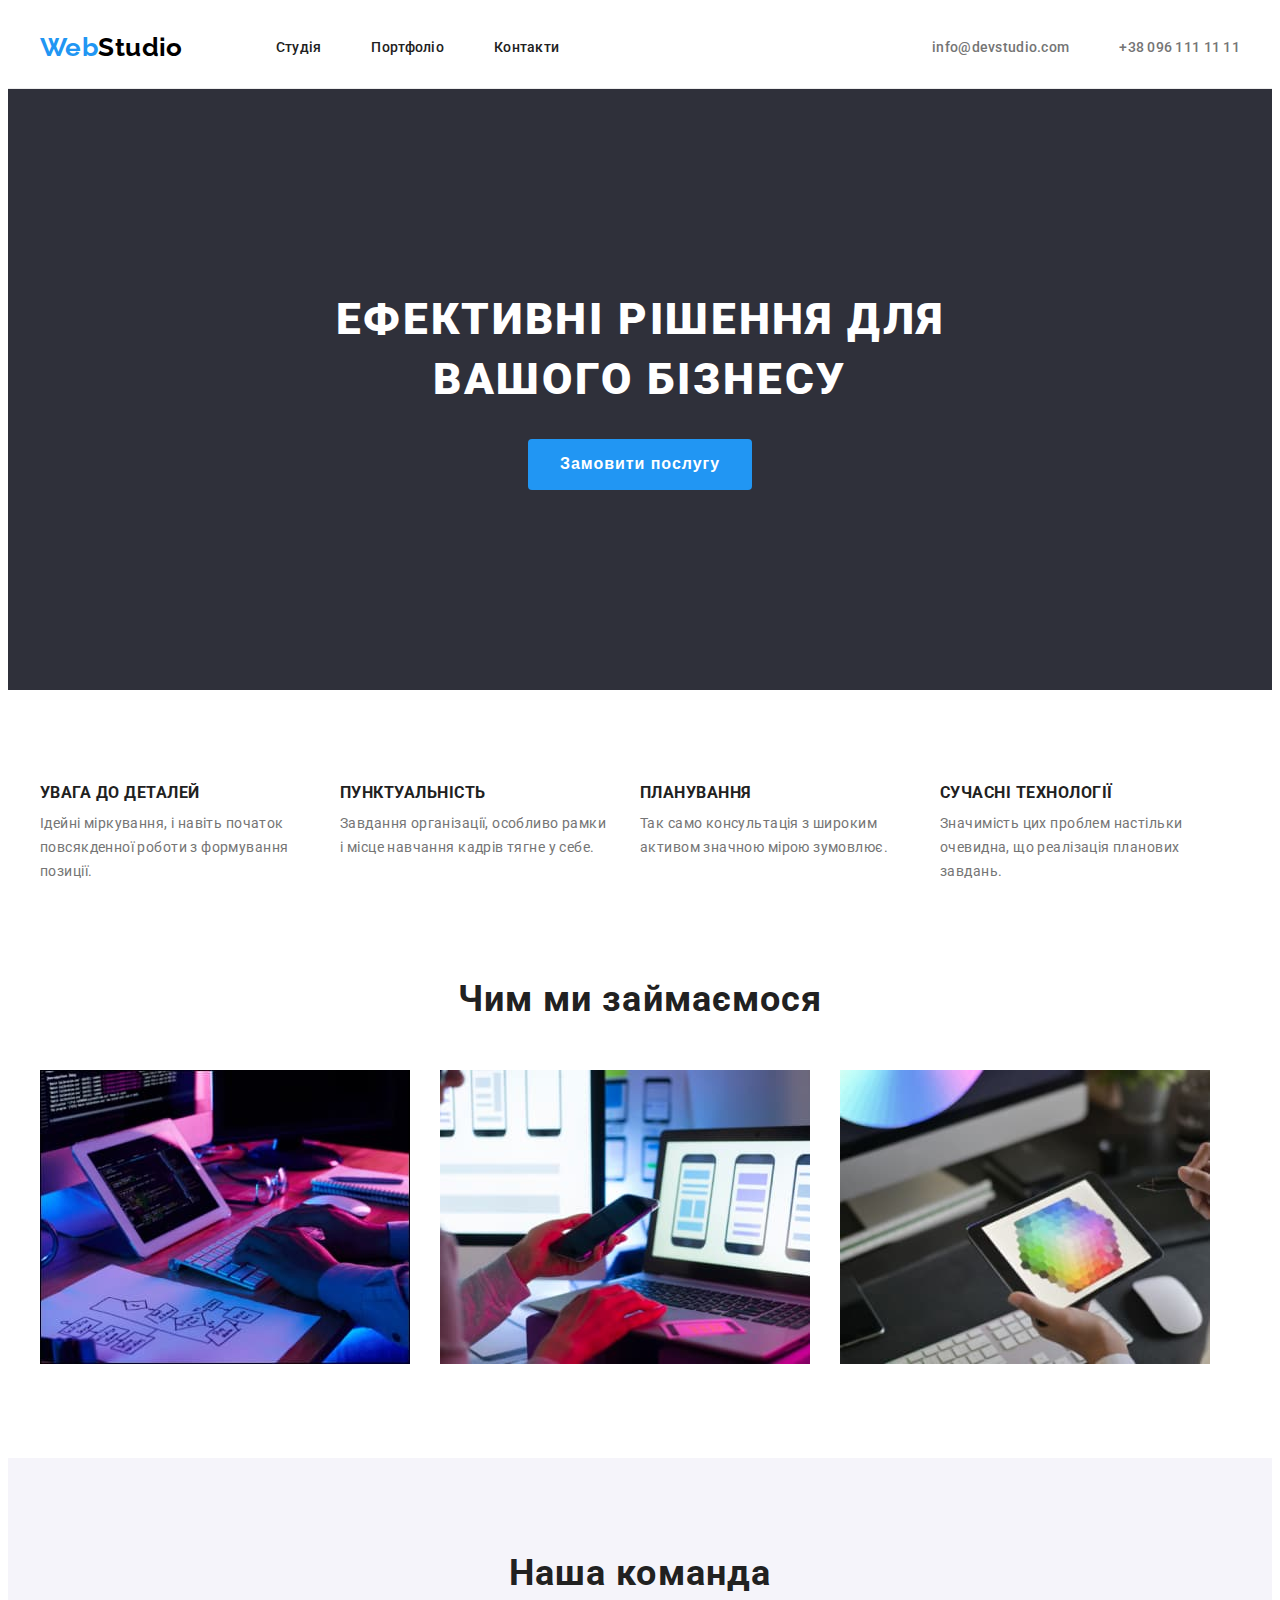
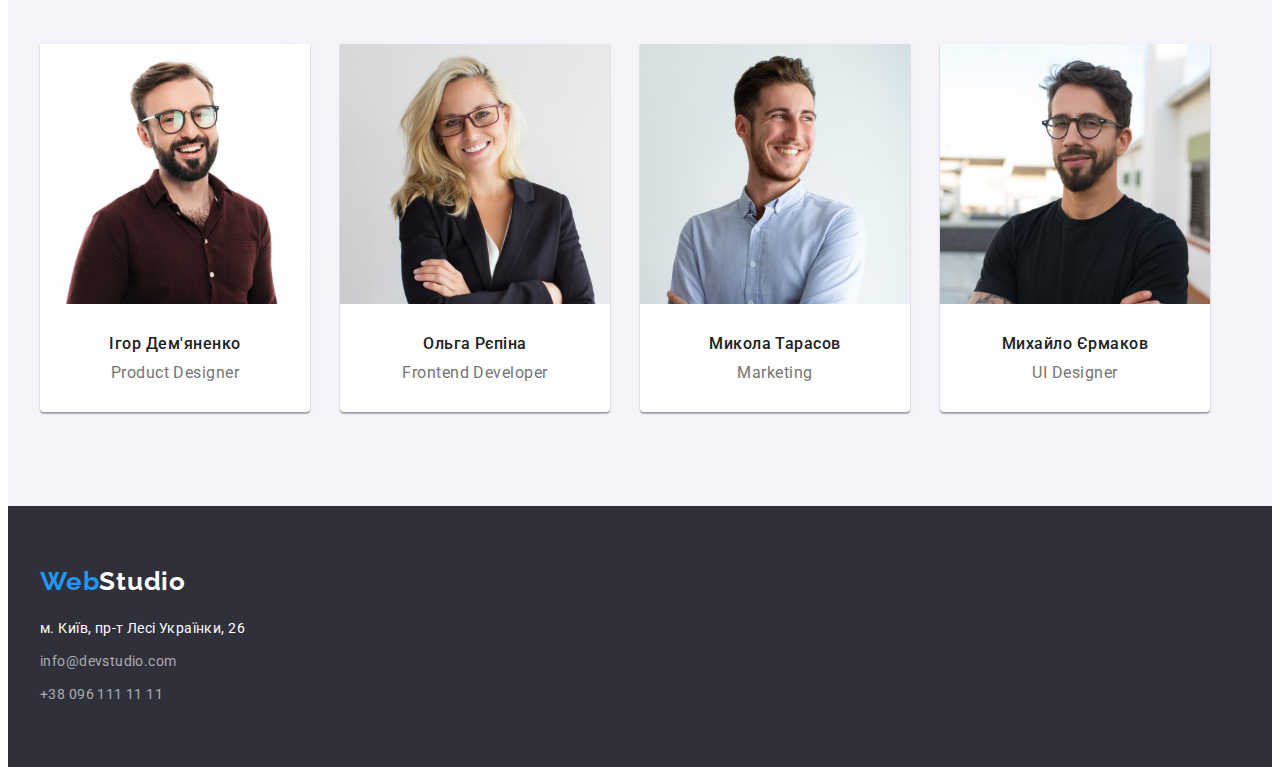
<file: index.html>
<!DOCTYPE html>
<html lang="uk">
  <head>
    <meta charset="UTF-8" />
    <meta http-equiv="X-UA-Compatible" content="IE=edge" />
    <meta name="viewport" content="width=device-width, initial-scale=1.0" />
    <title>WebStudio</title>
    <link rel="preconnect" href="https://fonts.googleapis.com" />
    <link rel="preconnect" href="https://fonts.gstatic.com" crossorigin />
    <link
      href="https://fonts.googleapis.com/css2?family=Raleway:wght@700&family=Roboto:wght@400;500;700;900&display=swap"
      rel="stylesheet"
    />
    <link
      rel="stylesheet"
      href="https://cdnjs.cloudflare.com/ajax/libs/modern-normalize/1.1.0/modern-normalize.min.css"
      integrity="sha512-wpPYUAdjBVSE4KJnH1VR1HeZfpl1ub8YT/NKx4PuQ5NmX2tKuGu6U/JRp5y+Y8XG2tV+wKQpNHVUX03MfMFn9Q=="
      crossorigin="anonymous"
      referrerpolicy="no-referrer"
    />
    <link rel="stylesheet" href="./css/styles.css" />
  </head>
  <body>
    <header class="header">
      <div class="container header-container">
        <nav class="main-nav">
          <a href="/index.html" class="header-logo nav-link link" lang="en"
            >Web<span class="partlogo-header">Studio</span></a
          >
          <ul class="header-list list">
            <li class="header-item">
              <a href="./index.html" class="header-link link">Студія</a>
            </li>
            <li class="header-item">
              <a href="portfolio.html" class="header-link link">Портфоліо</a>
            </li>
            <li class="header-item">
              <a href="#" class="header-link link">Контакти</a>
            </li>
          </ul>
        </nav>
        <ul class="header-contact-list list">
          <li class="contact-item">
            <a class="header-contact link" href="mailto:info@devstudio.com"
              >info@devstudio.com</a
            >
          </li>
          <li class="contact-item">
            <a class="header-contact link" href="tel:+380961111111"
              >+38 096 111 11 11</a
            >
          </li>
        </ul>
      </div>
    </header>
    <main>
      <section class="hero">
        <div class="container">
          <h1 class="hero-text">
            Ефективні рішення для <br />
            вашого бізнесу
          </h1>
          <button class="hero-btn button" type="button">
            Замовити послугу
          </button>
        </div>
      </section>
      <section class="section">
        <div class="container">
          <h2 class="hidden-header">Наші особливості</h2>
          <ul class="pecularities-list">
            <li class="pecularities-item list">
              <h3 class="pecularities-header">Увага до деталей</h3>
              <p class="pecularities-text">
                Ідейні міркування, і навіть початок повсякденної роботи з
                формування позиції.
              </p>
            </li>
            <li class="pecularities-item list">
              <h3 class="pecularities-header">Пунктуальність</h3>
              <p class="pecularities-text">
                Завдання організації, особливо рамки і місце навчання кадрів
                тягне у себе.
              </p>
            </li>
            <li class="pecularities-item list">
              <h3 class="pecularities-header">Планування</h3>
              <p class="pecularities-text">
                Так само консультація з широким активом значною мірою зумовлює.
              </p>
            </li>
            <li class="pecularities-item list">
              <h3 class="pecularities-header">Сучасні технології</h3>
              <p class="pecularities-text">
                Значимість цих проблем настільки очевидна, що реалізація
                планових завдань.
              </p>
            </li>
          </ul>
        </div>
      </section>
      <section class="section wawd">
        <div class="container">
          <h2 class="header-section">Чим ми займаємося</h2>
          <ul class="wawd-list list">
            <li>
              <img
                class="image"
                src="img/wawd1.jpg"
                alt="Десктопні додатки"
                height="294"
                width="370"
              />
            </li>
            <li>
              <img
                class="image"
                src="img/wawd2.jpg"
                alt="Мобільні додатки"
                height="294"
                width="370"
              />
            </li>
            <li>
              <img
                class="image"
                src="img/wawd3.jpg"
                alt="Дизайнерські рішення"
                height="294"
                width="370"
              />
            </li>
          </ul>
        </div>
      </section>
      <section class="section our-team">
        <div class="container">
          <h2 class="header-section">Наша команда</h2>
          <ul class="ourteam-list list">
            <li class="ourteam-list-item list">
              <img
                class="image"
                src="img/demyanenko.jpg"
                alt="Ігор Дем'яненко"
                height="260"
                width="270"
              />
              <div class="ourteam-description">
                <h3 class="ourteam">Ігор Дем'яненко</h3>
                <p class="ourteam-desc">Product Designer</p>
              </div>
            </li>
            <li class="ourteam-list-item">
              <img
                class="image"
                src="img/riepina.jpg"
                alt="Ольга Рєпіна"
                height="260"
                width="270"
              />
              <div class="ourteam-description">
                <h3 class="ourteam">Ольга Рєпіна</h3>
                <p class="ourteam-desc">Frontend Developer</p>
              </div>
            </li>
            <li class="ourteam-list-item">
              <img
                class="image"
                src="img/tarasov.jpg"
                alt="Микола Тарасов"
                height="260"
                width="270"
              />
              <div class="ourteam-description">
                <h3 class="ourteam">Микола Тарасов</h3>
                <p class="ourteam-desc">Marketing</p>
              </div>
            </li>
            <li class="ourteam-list-item">
              <img
                class="image"
                src="img/ermakov.jpg"
                alt="Михайло Єрмаков"
                height="260"
                width="270"
              />
              <div class="ourteam-description">
                <h3 class="ourteam">Михайло Єрмаков</h3>
                <p class="ourteam-desc">UI Designer</p>
              </div>
            </li>
          </ul>
        </div>
      </section>
    </main>
    <footer class="footer">
      <div class="container">
        <a href="/index.html" class="footer-logo link" lang="en"
          >Web<span class="partlogo-footer">Studio</span></a
        >
        <address>
          <ul class="list">
            <li class="footer-list">
              <a
                class="footer-item link"
                href="https://goo.gl/maps/Bgb7u1uyk6iUycncA"
                target="_blank"
                rel="noopener noreferrer nofollow"
                >м. Київ, пр-т Лесі Українки, 26</a
              >
            </li>
            <li class="footer-list">
              <a class="footer-contact link" href="mailto:info@devstudio.com"
                >info@devstudio.com</a
              >
            </li>
            <li class="footer-list">
              <a class="footer-contact link" href="tel:+380961111111"
                >+38 096 111 11 11</a
              >
            </li>
          </ul>
        </address>
      </div>
    </footer>
  </body>
</html>
</file>
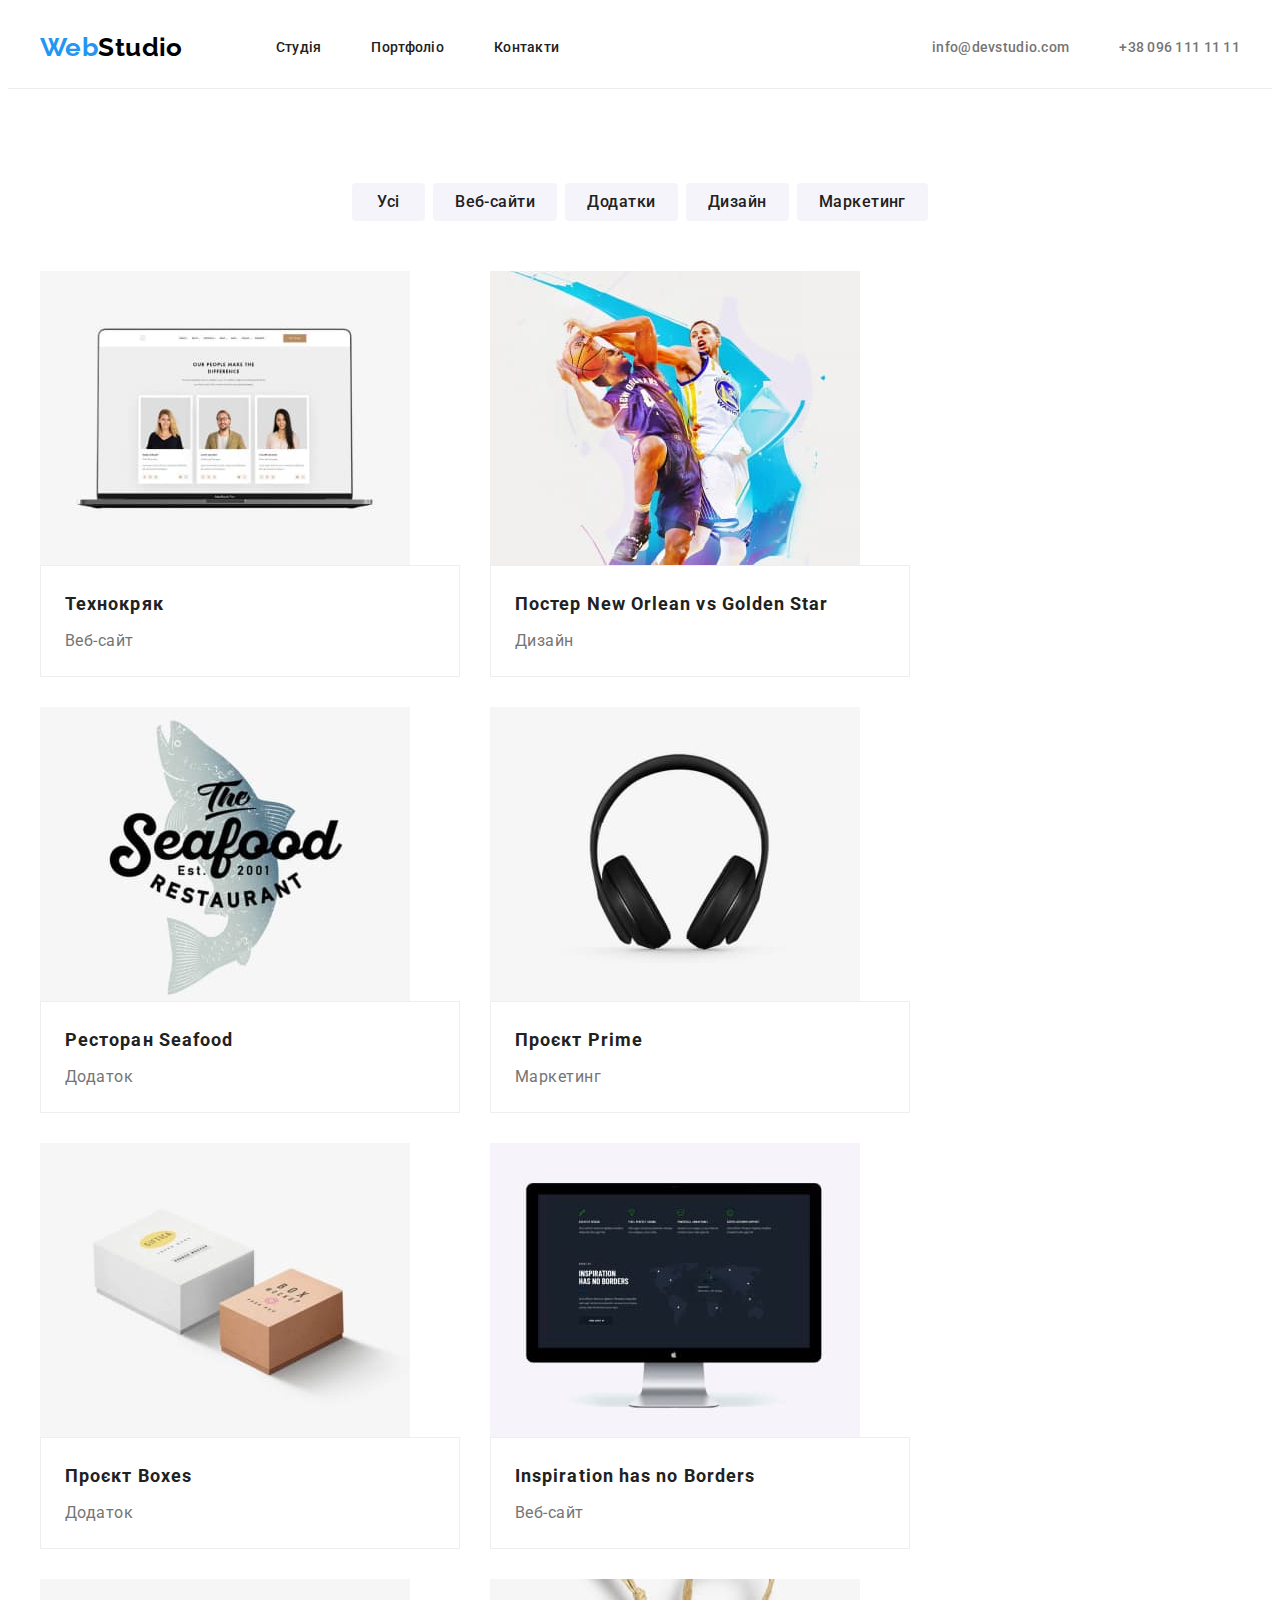
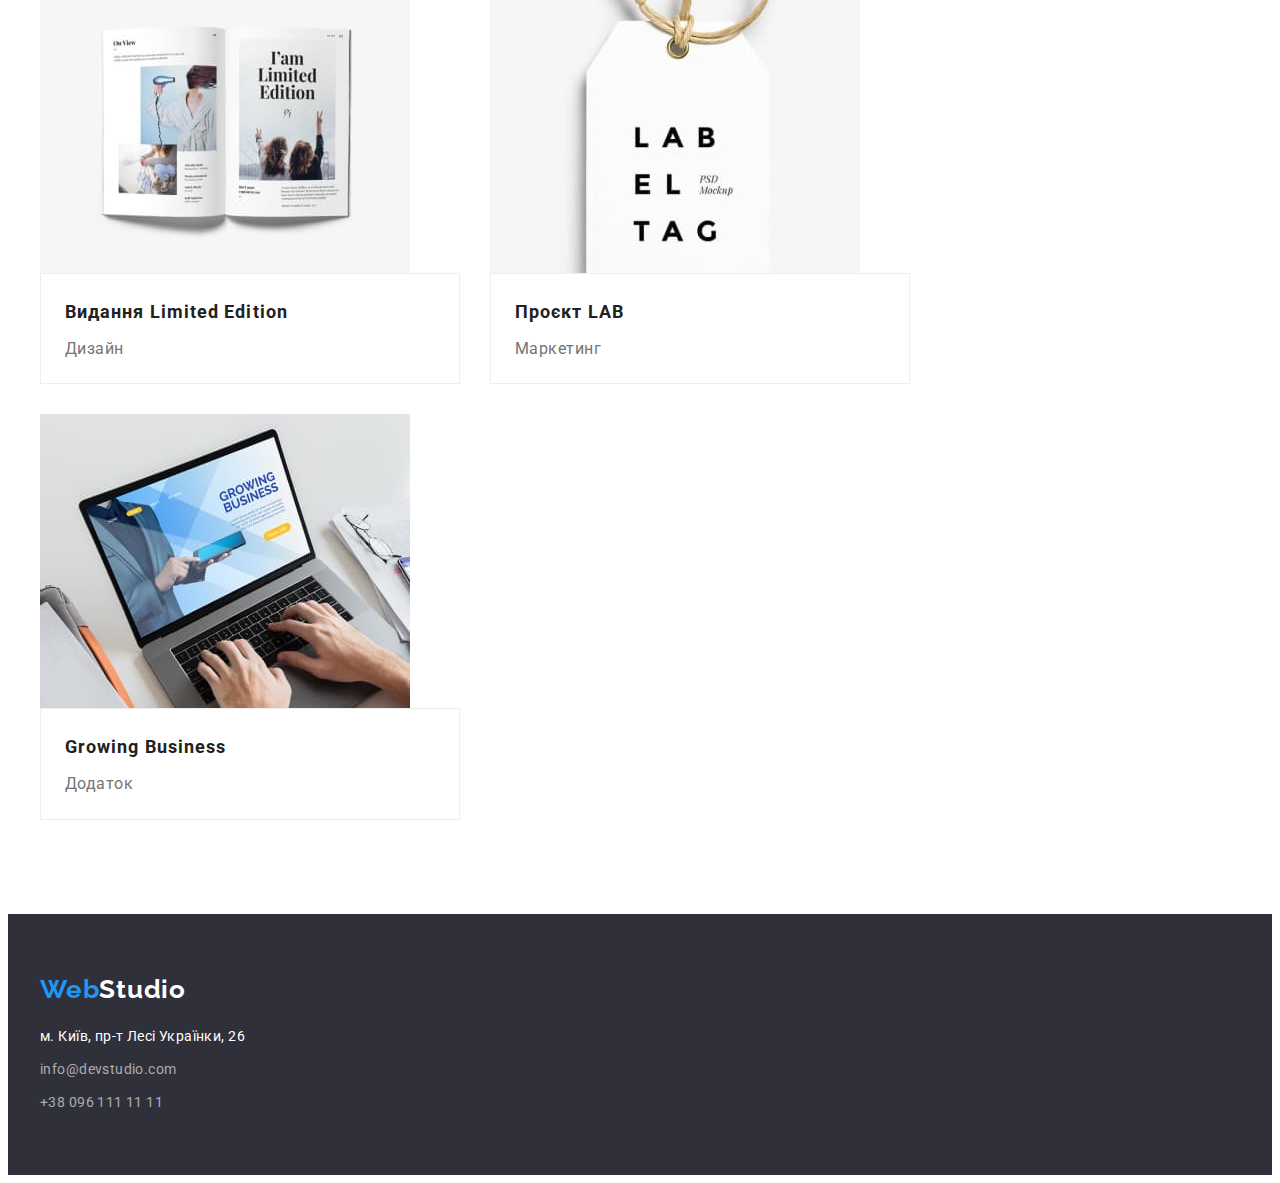
<file: portfolio.html>
<!DOCTYPE html>
<html lang="uk">
  <head>
    <meta charset="UTF-8" />
    <meta http-equiv="X-UA-Compatible" content="IE=edge" />
    <meta name="viewport" content="width=device-width, initial-scale=1.0" />
    <title>Portfolio</title>
    <link rel="preconnect" href="https://fonts.googleapis.com" />
    <link rel="preconnect" href="https://fonts.gstatic.com" crossorigin />
    <link
      href="https://fonts.googleapis.com/css2?family=Raleway:wght@700&family=Roboto:wght@400;500;700;900&display=swap"
      rel="stylesheet"
    />
    <link
      rel="stylesheet"
      href="https://cdnjs.cloudflare.com/ajax/libs/modern-normalize/1.1.0/modern-normalize.min.css"
      integrity="sha512-wpPYUAdjBVSE4KJnH1VR1HeZfpl1ub8YT/NKx4PuQ5NmX2tKuGu6U/JRp5y+Y8XG2tV+wKQpNHVUX03MfMFn9Q=="
      crossorigin="anonymous"
      referrerpolicy="no-referrer"
    />
    <link rel="stylesheet" href="./css/styles.css" />
  </head>
  <body>
    <header class="header">
      <div class="container header-container">
        <nav class="main-nav">
          <a href="/index.html" class="header-logo nav-link link" lang="en"
            >Web<span class="partlogo-header">Studio</span></a
          >
          <ul class="header-list list">
            <li class="header-item">
              <a href="./index.html" class="header-link link">Студія</a>
            </li>
            <li class="header-item">
              <a href="portfolio.html" class="header-link link">Портфоліо</a>
            </li>
            <li class="header-item">
              <a href="#" class="header-link link">Контакти</a>
            </li>
          </ul>
        </nav>
        <ul class="header-contact-list list">
          <li class="contact-item">
            <a href="mailto:info@devstudio.com" class="header-contact link"
              >info@devstudio.com</a
            >
          </li>
          <li class="contact-item">
            <a href="tel:+380961111111" class="header-contact link"
              >+38 096 111 11 11</a
            >
          </li>
        </ul>
      </div>
    </header>
    <main>
      <section class="section">
        <div class="container">
          <h1 class="hidden-header">Портфоліо</h1>
          <ul class="portfolio-list">
            <li class="list">
              <button class="portfolio-btn button" type="button">Усі</button>
            </li>
            <li class="list">
              <button class="portfolio-btn button" type="button">
                Веб-сайти
              </button>
            </li>
            <li class="list">
              <button class="portfolio-btn button" type="button">
                Додатки
              </button>
            </li>
            <li class="list">
              <button class="portfolio-btn button" type="button">Дизайн</button>
            </li>
            <li class="list">
              <button class="portfolio-btn button" type="button">
                Маркетинг
              </button>
            </li>
          </ul>
          <ul class="examples-list list">
            <li>
              <img
                class="image"
                src="img/portfolio/portfolio1.jpg"
                alt="Веб-сайт"
                height="294"
                width="370"
              />
              <div class="examples-description">
                <h3 class="portfolio-header">Технокряк</h3>
                <p class="portfolio-text">Веб-сайт</p>
              </div>
            </li>
            <li>
              <img
                class="image"
                src="img/portfolio/portfolio2.jpg"
                alt="Постер"
                height="294"
                width="370"
              />
              <div class="examples-description">
                <h3 class="portfolio-header">
                  Постер New Orlean vs Golden Star
                </h3>
                <p class="portfolio-text">Дизайн</p>
              </div>
            </li>
            <li>
              <img
                class="image"
                src="img/portfolio/portfolio3.jpg"
                alt="Лого"
                height="294"
                width="370"
              />
              <div class="examples-description">
                <h3 class="portfolio-header">Ресторан Seafood</h3>
                <p class="portfolio-text">Додаток</p>
              </div>
            </li>
            <li>
              <img
                class="image"
                src="img/portfolio/portfolio4.jpg"
                alt="Навушники"
                height="294"
                width="370"
              />
              <div class="examples-description">
                <h3 class="portfolio-header">Проєкт Prime</h3>
                <p class="portfolio-text">Маркетинг</p>
              </div>
            </li>
            <li>
              <img
                class="image"
                src="img/portfolio/portfolio5.jpg"
                alt="Бокси"
                height="294"
                width="370"
              />
              <div class="examples-description">
                <h3 class="portfolio-header">Проєкт Boxes</h3>
                <p class="portfolio-text">Додаток</p>
              </div>
            </li>
            <li>
              <img
                class="image"
                src="img/portfolio/portfolio6.jpg"
                alt="Веб-сайт"
                height="294"
                width="370"
              />
              <div class="examples-description">
                <h3 class="portfolio-header">Inspiration has no Borders</h3>
                <p class="portfolio-text">Веб-сайт</p>
              </div>
            </li>
            <li>
              <img
                class="image"
                src="img/portfolio/portfolio7.jpg"
                alt="Книга"
                height="294"
                width="370"
              />
              <div class="examples-description">
                <h3 class="portfolio-header">Видання Limited Edition</h3>
                <p class="portfolio-text">Дизайн</p>
              </div>
            </li>
            <li>
              <img
                class="image"
                src="img/portfolio/portfolio8.jpg"
                alt="Тег"
                height="294"
                width="370"
              />
              <div class="examples-description">
                <h3 class="portfolio-header">Проєкт LAB</h3>
                <p class="portfolio-text">Маркетинг</p>
              </div>
            </li>
            <li>
              <img
                class="image"
                src="img/portfolio/portfolio9.jpg"
                alt="Ноутбук"
                height="294"
                width="370"
              />
              <div class="examples-description">
                <h3 class="portfolio-header">Growing Business</h3>
                <p class="portfolio-text">Додаток</p>
              </div>
            </li>
          </ul>
        </div>
      </section>
    </main>
    <footer class="footer">
      <div class="container">
        <a href="/index.html" class="footer-logo link" lang="en"
          >Web<span class="partlogo-footer">Studio</span></a
        >
        <address>
          <ul class="list">
            <li class="footer-list">
              <a
                class="footer-item link"
                href="https://goo.gl/maps/Bgb7u1uyk6iUycncA"
                target="_blank"
                rel="noopener noreferrer nofollow"
                >м. Київ, пр-т Лесі Українки, 26</a
              >
            </li>
            <li class="footer-list">
              <a class="footer-contact link" href="mailto:info@devstudio.com"
                >info@devstudio.com</a
              >
            </li>
            <li class="footer-list">
              <a class="footer-contact link" href="tel:+380961111111"
                >+38 096 111 11 11</a
              >
            </li>
          </ul>
        </address>
      </div>
    </footer>
  </body>
</html>
</file>
<file: css/styles.css>
body {
  font-family: "Roboto", sans-serif;
  color: #212121;
  font-size: 14px;
  letter-spacing: 0.03em;
}

:root {
  --brand-color: #ffffff;
  --text: #757575;
}

p,
h1,
h2,
h3,
h4,
h5,
h6 {
  margin: 0;
}

ul {
  margin: 0;
  padding-left: 0;
}

.list {
  margin: 0;
  padding: 0;

  list-style: none;
}

.link {
  text-decoration: none;
}

.header {
  background: var(--brand-color);
  border-bottom: 1px solid #ececec;
}

.main-nav {
  display: flex;
}

.nav-link {
  font-family: "Raleway";
  font-weight: 700;
  font-size: 26px;
  line-height: 1.19;
  color: #2196f3;
}

.header-logo {
  padding-top: 24px;
  padding-bottom: 25px;
  margin-right: 93px;
}

.partlogo-header {
  color: #000000;
}

.container {
  width: 1200px;
  margin: 0 auto;
  padding: 0 15px;
}

.header-container {
  display: flex;
}

.header-list {
  display: flex;
}

.header-item:not(:last-child) {
  margin-right: 50px;
}

.header-link {
  display: block;
  padding: 32px 0;

  font-weight: 500;
  line-height: 1.14;
  letter-spacing: 0.02em;
  color: #212121;
}

.header-link:hover,
.header-link:focus,
.header-contact:hover,
.header-contact:focus {
  color: #2196f3;
}

.header-contact-list {
  display: flex;
  margin-left: auto;
}

.contact-item {
  margin: auto;
}

.contact-item:not(:last-child) {
  margin-right: 50px;
}

.header-contact {
  display: block;
  padding: 32px 0;

  font-weight: 500;
  line-height: 1.14px;
  letter-spacing: 0.02em;
  color: var(--text);
}

.hidden-header {
  position: absolute;
  clip: rect(0 0 0 0);
  width: 1px;
  height: 1px;
  margin: -1px;
}

.hero {
  background-color: #2f303a;
  padding: 200px 0;
  text-align: center;
}

.hero-text {
  margin-top: 0;
  margin-bottom: 30px;

  text-align: center;
  font-weight: 900;
  font-size: 44px;
  line-height: 1.37;
  letter-spacing: 0.06em;
  text-transform: uppercase;

  color: var(--brand-color);
}

.hero-btn {
  padding: 10px 32px;

  font-weight: 700;
  line-height: 1.88;
  letter-spacing: 0.06em;

  background-color: #2196f3;
  color: var(--brand-color);
}

.hero-btn:hover,
.hero-btn:focus {
  background: #188ce8;
}

.button {
  font-size: 16px;

  border: none;
  border-radius: 4px;
  cursor: pointer;
}

.pecularities,
.wawd {
  background: var(--brand-color);
}

.pecularities-header {
  margin-top: 0;
  margin-bottom: 10px;

  font-weight: 700;
  line-height: 1.14;
  letter-spacing: 0.03em;
  text-transform: uppercase;
  color: #212121;
}

.section {
  padding: 94px 0;
}

.pecularities-list {
  display: flex;
}

.pecularities-item {
  width: 270px;
}

.pecularities-item:not(:last-child) {
  margin-right: 30px;
}

.pecularities-text {
  margin-bottom: 0;
  margin-top: 0;

  line-height: 1.71;
  letter-spacing: 0.03em;
  color: var(--text);
}

.wawd {
  padding-top: 0;
}

.header-section {
  margin-top: 0;
  margin-bottom: 50px;

  font-weight: 700;
  font-size: 36px;
  line-height: 1.17;
  text-align: center;
  letter-spacing: 0.03em;
}

.wawd-list {
  display: flex;
  gap: 30px;
}

.image {
  display: block;
  max-width: 100%;
  height: auto;
}

.our-team {
  background: #f5f4fa;
}

.ourteam-description {
  width: 270px;
  padding: 30px 0;

  text-align: center;
}
.ourteam {
  margin-top: 0;
  margin-bottom: 10px;

  font-weight: 500;
  font-size: 16px;
  line-height: 1.19;
  letter-spacing: 0.03em;
  color: #212121;
}

.ourteam-desc {
  font-size: 16px;
  line-height: 1.19;
  letter-spacing: 0.03em;
  color: var(--text);
}

.ourteam-list {
  display: flex;
  gap: 30px;
}

.ourteam-list-item {
  background: #ffffff;
  box-shadow: 0px 1px 3px rgba(0, 0, 0, 0.12), 0px 1px 1px rgba(0, 0, 0, 0.14),
    0px 2px 1px rgba(0, 0, 0, 0.2);
  border-radius: 0px 0px 4px 4px;
}

.footer-address {
  font-style: normal;
}

.footer-logo {
  display: block;
  margin-bottom: 20px;

  font-family: "Raleway";
  font-style: normal;
  font-weight: 700;
  font-size: 26px;
  line-height: 1.19;
  letter-spacing: 0.03em;
  color: #2196f3;
}

.partlogo-footer {
  color: var(--brand-color);
}

.footer {
  padding: 60px 0;
  background: #2f303a;
}

.footer-item {
  font-style: normal;
  line-height: 1.71;
  letter-spacing: 0.03em;
  color: var(--brand-color);
}

.footer-list:not(:last-child) {
  margin-bottom: 9px;
}

.footer-contact {
  font-style: normal;
  line-height: 1.71;
  letter-spacing: 0.03em;
  color: rgba(255, 255, 255, 0.6);
}

.footer-item:hover,
.footer-item:focus,
.footer-contact:focus,
.footer-contact:hover {
  color: #2196f3;
}

.portfolio-list {
  display: flex;
  gap: 8px;
  justify-content: center;
  margin-bottom: 50px;
}

.portfolio-btn {
  min-width: 73px;
  padding: 6px 22px;

  font-family: "Roboto";
  font-style: normal;
  font-weight: 500;
  line-height: 1.62;
  text-align: center;
  letter-spacing: 0.03em;
  background: #f5f4fa;
  color: #212121;
}

.portfolio-btn:hover,
.portfolio-btn:focus {
  color: var(--brand-color);
  background: #2196f3;
  box-shadow: 0px 3px 1px rgba(0, 0, 0, 0.1), 0px 1px 2px rgba(0, 0, 0, 0.08),
    0px 2px 2px rgba(0, 0, 0, 0.12);
  border-radius: 4px;
}

.examples-list {
  display: flex;
  flex-wrap: wrap;
  gap: 30px;
}

.examples-description {
  width: 370px;
  padding: 20px 24px;

  border: 1px solid #eeeeee;
}

.portfolio-header {
  margin-top: 0;
  margin-bottom: 4px;

  font-weight: 700;
  font-size: 18px;
  line-height: 2;
  letter-spacing: 0.06em;
  color: #212121;
}

.portfolio-text {
  margin-top: 0;
  margin-bottom: 0;

  font-size: 16px;
  line-height: 1.87;
  letter-spacing: 0.03em;
  color: var(--text);
}
</file>
